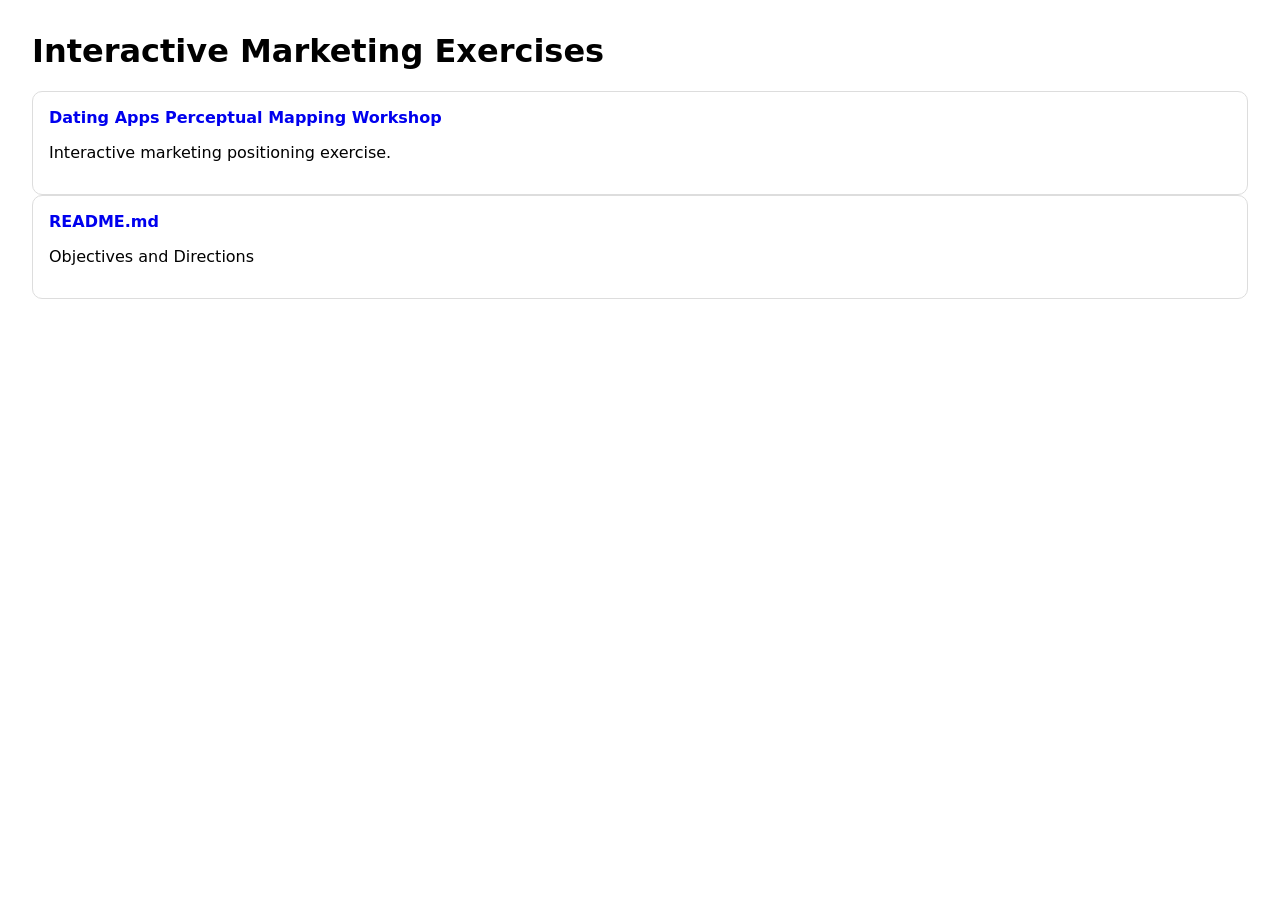
<file: index.html>
<!doctype html>
<html lang="en">
<head>
  <meta charset="utf-8" />
  <meta name="viewport" content="width=device-width,initial-scale=1" />
  <title>Interactive Marketing Exercises</title>
  <style>
    body { font-family: system-ui, Arial, sans-serif; margin: 2rem; }
    .card { border: 1px solid #ddd; padding: 1rem; border-radius: 10px; }
    a { font-weight: 600; text-decoration: none; }
  </style>
</head>
<body>
  <h1>Interactive Marketing Exercises</h1>
  <div class="card">
    <a href="./exercises/dating-apps-positioning/app/">
      Dating Apps Perceptual Mapping Workshop
    </a>
    <p>Interactive marketing positioning exercise.</p>
  </div>
  <div class="card">
    <a href="https://github.com/lilaub/RCODEOUTLOOK/blob/claude/marketing-positioning-exercise-R6e8M/exercises/dating-apps-positioning/README.md">
      README.md
    </a>
    <p>Objectives and Directions</p>
  </div>
</body>
</html>
</file>
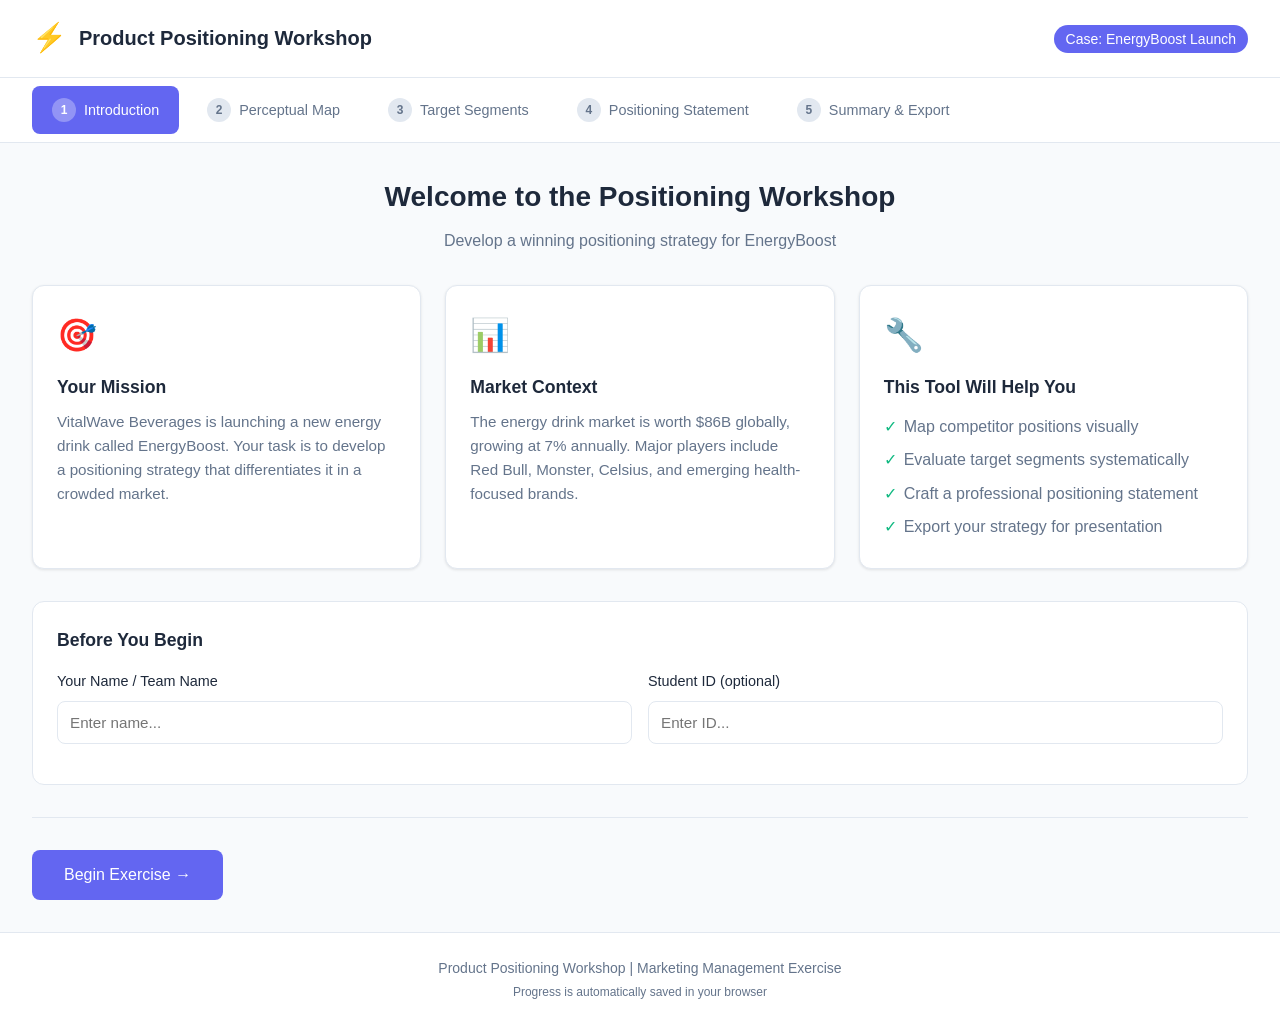
<file: exercises/positioning-exercise/app/index.html>
<!DOCTYPE html>
<html lang="en">
<head>
    <meta charset="UTF-8">
    <meta name="viewport" content="width=device-width, initial-scale=1.0">
    <title>Product Positioning Workshop - EnergyBoost</title>
    <link rel="stylesheet" href="styles.css">
</head>
<body>
    <div class="app-container">
        <!-- Header -->
        <header class="app-header">
            <div class="logo">
                <span class="logo-icon">⚡</span>
                <h1>Product Positioning Workshop</h1>
            </div>
            <div class="header-info">
                <span class="case-badge">Case: EnergyBoost Launch</span>
            </div>
        </header>

        <!-- Navigation -->
        <nav class="main-nav">
            <button class="nav-btn active" data-section="intro">
                <span class="nav-icon">1</span>
                Introduction
            </button>
            <button class="nav-btn" data-section="perceptual-map">
                <span class="nav-icon">2</span>
                Perceptual Map
            </button>
            <button class="nav-btn" data-section="segments">
                <span class="nav-icon">3</span>
                Target Segments
            </button>
            <button class="nav-btn" data-section="positioning">
                <span class="nav-icon">4</span>
                Positioning Statement
            </button>
            <button class="nav-btn" data-section="summary">
                <span class="nav-icon">5</span>
                Summary & Export
            </button>
        </nav>

        <!-- Main Content -->
        <main class="main-content">

            <!-- Section 1: Introduction -->
            <section id="intro" class="content-section active">
                <div class="section-header">
                    <h2>Welcome to the Positioning Workshop</h2>
                    <p class="section-subtitle">Develop a winning positioning strategy for EnergyBoost</p>
                </div>

                <div class="intro-grid">
                    <div class="intro-card">
                        <div class="card-icon">🎯</div>
                        <h3>Your Mission</h3>
                        <p>VitalWave Beverages is launching a new energy drink called EnergyBoost. Your task is to develop a positioning strategy that differentiates it in a crowded market.</p>
                    </div>

                    <div class="intro-card">
                        <div class="card-icon">📊</div>
                        <h3>Market Context</h3>
                        <p>The energy drink market is worth $86B globally, growing at 7% annually. Major players include Red Bull, Monster, Celsius, and emerging health-focused brands.</p>
                    </div>

                    <div class="intro-card">
                        <div class="card-icon">🔧</div>
                        <h3>This Tool Will Help You</h3>
                        <ul>
                            <li>Map competitor positions visually</li>
                            <li>Evaluate target segments systematically</li>
                            <li>Craft a professional positioning statement</li>
                            <li>Export your strategy for presentation</li>
                        </ul>
                    </div>
                </div>

                <div class="student-info-form">
                    <h3>Before You Begin</h3>
                    <div class="form-row">
                        <div class="form-group">
                            <label for="studentName">Your Name / Team Name</label>
                            <input type="text" id="studentName" placeholder="Enter name...">
                        </div>
                        <div class="form-group">
                            <label for="studentId">Student ID (optional)</label>
                            <input type="text" id="studentId" placeholder="Enter ID...">
                        </div>
                    </div>
                </div>

                <div class="section-actions">
                    <button class="btn btn-primary btn-large" onclick="navigateTo('perceptual-map')">
                        Begin Exercise →
                    </button>
                </div>
            </section>

            <!-- Section 2: Perceptual Map -->
            <section id="perceptual-map" class="content-section">
                <div class="section-header">
                    <h2>Perceptual Mapping</h2>
                    <p class="section-subtitle">Position competitors on a two-dimensional map to identify opportunities</p>
                </div>

                <div class="map-controls">
                    <div class="axis-selector">
                        <div class="form-group">
                            <label for="xAxis">X-Axis (Horizontal)</label>
                            <select id="xAxis" onchange="updateAxisLabels()">
                                <option value="price">Price: Low → High</option>
                                <option value="health">Health Focus: Low → High</option>
                                <option value="innovation">Traditional → Innovative</option>
                                <option value="performance">Lifestyle → Performance</option>
                                <option value="appeal">Niche → Mainstream</option>
                            </select>
                        </div>
                        <div class="form-group">
                            <label for="yAxis">Y-Axis (Vertical)</label>
                            <select id="yAxis" onchange="updateAxisLabels()">
                                <option value="health">Health Focus: Low → High</option>
                                <option value="price">Price: Low → High</option>
                                <option value="innovation">Traditional → Innovative</option>
                                <option value="performance">Lifestyle → Performance</option>
                                <option value="appeal">Niche → Mainstream</option>
                            </select>
                        </div>
                    </div>
                </div>

                <div class="perceptual-map-container">
                    <div class="brand-palette">
                        <h4>Drag Brands to Map</h4>
                        <div class="brand-list" id="brandPalette">
                            <!-- Brands will be populated by JS -->
                        </div>
                        <div class="palette-divider"></div>
                        <h4>Your Product</h4>
                        <div class="brand-item energyboost" draggable="true" data-brand="EnergyBoost">
                            <span class="brand-dot" style="background: #10b981;"></span>
                            EnergyBoost
                        </div>
                    </div>

                    <div class="map-wrapper">
                        <div class="axis-label axis-label-top" id="yAxisLabelTop">High Health Focus</div>
                        <div class="axis-label axis-label-bottom" id="yAxisLabelBottom">Low Health Focus</div>
                        <div class="axis-label axis-label-left" id="xAxisLabelLeft">Low Price</div>
                        <div class="axis-label axis-label-right" id="xAxisLabelRight">High Price</div>

                        <div class="perceptual-map" id="perceptualMap">
                            <div class="map-quadrant q1">
                                <span class="quadrant-label">Premium & Healthy</span>
                            </div>
                            <div class="map-quadrant q2">
                                <span class="quadrant-label">Value & Healthy</span>
                            </div>
                            <div class="map-quadrant q3">
                                <span class="quadrant-label">Value & Traditional</span>
                            </div>
                            <div class="map-quadrant q4">
                                <span class="quadrant-label">Premium & Traditional</span>
                            </div>
                            <div class="map-axis map-axis-x"></div>
                            <div class="map-axis map-axis-y"></div>
                        </div>
                    </div>
                </div>

                <div class="gap-analysis">
                    <h3>Gap Analysis</h3>
                    <div class="analysis-questions">
                        <div class="form-group">
                            <label for="crowdedArea">Which area of the map has the most competition?</label>
                            <textarea id="crowdedArea" rows="2" placeholder="Describe the most crowded area..."></textarea>
                        </div>
                        <div class="form-group">
                            <label for="whiteSpace">Where do you see potential "white space" (underserved areas)?</label>
                            <textarea id="whiteSpace" rows="2" placeholder="Identify gaps in the market..."></textarea>
                        </div>
                        <div class="form-group">
                            <label for="opportunityRationale">Which gap represents the best opportunity for EnergyBoost? Why?</label>
                            <textarea id="opportunityRationale" rows="3" placeholder="Explain your strategic recommendation..."></textarea>
                        </div>
                    </div>
                </div>

                <div class="section-actions">
                    <button class="btn btn-secondary" onclick="navigateTo('intro')">← Back</button>
                    <button class="btn btn-primary" onclick="navigateTo('segments')">Continue to Segments →</button>
                </div>
            </section>

            <!-- Section 3: Target Segments -->
            <section id="segments" class="content-section">
                <div class="section-header">
                    <h2>Target Segment Evaluation</h2>
                    <p class="section-subtitle">Evaluate potential customer segments and select your target</p>
                </div>

                <div class="segments-container">
                    <div class="segment-cards" id="segmentCards">
                        <!-- Segments will be populated by JS -->
                    </div>

                    <div class="segment-evaluation">
                        <h3>Segment Comparison Matrix</h3>
                        <div class="evaluation-matrix" id="evaluationMatrix">
                            <table>
                                <thead>
                                    <tr>
                                        <th>Segment</th>
                                        <th>Attractiveness<br><small>(1-5)</small></th>
                                        <th>Fit<br><small>(1-5)</small></th>
                                        <th>Accessibility<br><small>(1-5)</small></th>
                                        <th>Total</th>
                                    </tr>
                                </thead>
                                <tbody id="evaluationTableBody">
                                    <!-- Will be populated by JS -->
                                </tbody>
                            </table>
                        </div>
                    </div>

                    <div class="segment-selection">
                        <h3>Your Target Selection</h3>
                        <div class="selection-row">
                            <div class="form-group">
                                <label for="primarySegment">Primary Target Segment</label>
                                <select id="primarySegment" onchange="updateSegmentSelection()">
                                    <option value="">Select primary segment...</option>
                                </select>
                            </div>
                            <div class="form-group">
                                <label for="secondarySegment">Secondary Target Segment (optional)</label>
                                <select id="secondarySegment">
                                    <option value="">Select secondary segment...</option>
                                </select>
                            </div>
                        </div>
                        <div class="form-group">
                            <label for="segmentJustification">Justify your target selection</label>
                            <textarea id="segmentJustification" rows="4" placeholder="Explain why you chose this segment as your primary target..."></textarea>
                        </div>
                    </div>
                </div>

                <div class="section-actions">
                    <button class="btn btn-secondary" onclick="navigateTo('perceptual-map')">← Back</button>
                    <button class="btn btn-primary" onclick="navigateTo('positioning')">Continue to Positioning →</button>
                </div>
            </section>

            <!-- Section 4: Positioning Statement -->
            <section id="positioning" class="content-section">
                <div class="section-header">
                    <h2>Positioning Statement Builder</h2>
                    <p class="section-subtitle">Craft a compelling positioning statement for EnergyBoost</p>
                </div>

                <div class="positioning-container">
                    <div class="pop-pod-section">
                        <div class="pop-section">
                            <h3>Points of Parity (POP)</h3>
                            <p class="helper-text">What must EnergyBoost have to be considered a legitimate energy drink?</p>
                            <div class="tag-input-container">
                                <div class="tags-display" id="popTags"></div>
                                <input type="text" id="popInput" placeholder="Type and press Enter to add..." onkeypress="handleTagInput(event, 'pop')">
                            </div>
                            <div class="tag-suggestions">
                                <span class="suggestion-label">Suggestions:</span>
                                <button class="tag-suggestion" onclick="addTag('pop', 'Caffeine content')">Caffeine content</button>
                                <button class="tag-suggestion" onclick="addTag('pop', 'Portable packaging')">Portable packaging</button>
                                <button class="tag-suggestion" onclick="addTag('pop', 'Quick energy boost')">Quick energy boost</button>
                                <button class="tag-suggestion" onclick="addTag('pop', 'Refreshing taste')">Refreshing taste</button>
                            </div>
                        </div>

                        <div class="pod-section">
                            <h3>Points of Difference (POD)</h3>
                            <p class="helper-text">What will make EnergyBoost meaningfully different and better?</p>
                            <div class="tag-input-container">
                                <div class="tags-display" id="podTags"></div>
                                <input type="text" id="podInput" placeholder="Type and press Enter to add..." onkeypress="handleTagInput(event, 'pod')">
                            </div>
                            <div class="tag-suggestions">
                                <span class="suggestion-label">Suggestions:</span>
                                <button class="tag-suggestion" onclick="addTag('pod', 'Natural ingredients')">Natural ingredients</button>
                                <button class="tag-suggestion" onclick="addTag('pod', 'Sustainable packaging')">Sustainable packaging</button>
                                <button class="tag-suggestion" onclick="addTag('pod', 'No crash formula')">No crash formula</button>
                                <button class="tag-suggestion" onclick="addTag('pod', 'Added vitamins')">Added vitamins</button>
                            </div>
                        </div>
                    </div>

                    <div class="statement-builder">
                        <h3>Build Your Positioning Statement</h3>
                        <div class="statement-framework">
                            <div class="framework-row">
                                <label>For</label>
                                <input type="text" id="psTarget" placeholder="[TARGET SEGMENT - e.g., health-conscious professionals]">
                            </div>
                            <div class="framework-row">
                                <label>Who</label>
                                <input type="text" id="psNeed" placeholder="[STATEMENT OF NEED - e.g., need sustained energy without compromising wellness]">
                            </div>
                            <div class="framework-row">
                                <label>EnergyBoost is a</label>
                                <input type="text" id="psCategory" placeholder="[PRODUCT CATEGORY - e.g., clean energy drink]">
                            </div>
                            <div class="framework-row">
                                <label>That</label>
                                <input type="text" id="psBenefit" placeholder="[KEY BENEFIT - e.g., delivers lasting energy using natural ingredients]">
                            </div>
                            <div class="framework-row">
                                <label>Unlike</label>
                                <input type="text" id="psCompetitor" placeholder="[COMPETITIVE ALTERNATIVE - e.g., traditional energy drinks loaded with artificial ingredients]">
                            </div>
                            <div class="framework-row">
                                <label>Our product</label>
                                <input type="text" id="psRtb" placeholder="[REASON TO BELIEVE - e.g., is made with organic green tea extract and B-vitamins]">
                            </div>
                        </div>

                        <div class="statement-preview">
                            <h4>Your Positioning Statement</h4>
                            <div class="preview-box" id="statementPreview">
                                <p class="preview-placeholder">Fill in the fields above to see your positioning statement...</p>
                            </div>
                        </div>
                    </div>

                    <div class="dcu-evaluation">
                        <h3>Evaluate Your Positioning (D-C-U Framework)</h3>
                        <div class="dcu-grid">
                            <div class="dcu-card">
                                <h4>Desirable</h4>
                                <p>Do customers actually want this benefit?</p>
                                <div class="rating-input">
                                    <input type="range" id="desirableRating" min="1" max="5" value="3" oninput="updateDcuDisplay()">
                                    <span class="rating-value" id="desirableValue">3</span>
                                </div>
                                <textarea id="desirableJustification" rows="2" placeholder="Justify your rating..."></textarea>
                            </div>
                            <div class="dcu-card">
                                <h4>Deliverable</h4>
                                <p>Can we actually deliver on this promise?</p>
                                <div class="rating-input">
                                    <input type="range" id="deliverableRating" min="1" max="5" value="3" oninput="updateDcuDisplay()">
                                    <span class="rating-value" id="deliverableValue">3</span>
                                </div>
                                <textarea id="deliverableJustification" rows="2" placeholder="Justify your rating..."></textarea>
                            </div>
                            <div class="dcu-card">
                                <h4>Differentiating</h4>
                                <p>Is this meaningfully different from competitors?</p>
                                <div class="rating-input">
                                    <input type="range" id="differentiatingRating" min="1" max="5" value="3" oninput="updateDcuDisplay()">
                                    <span class="rating-value" id="differentiatingValue">3</span>
                                </div>
                                <textarea id="differentiatingJustification" rows="2" placeholder="Justify your rating..."></textarea>
                            </div>
                        </div>
                    </div>
                </div>

                <div class="section-actions">
                    <button class="btn btn-secondary" onclick="navigateTo('segments')">← Back</button>
                    <button class="btn btn-primary" onclick="navigateTo('summary')">Continue to Summary →</button>
                </div>
            </section>

            <!-- Section 5: Summary & Export -->
            <section id="summary" class="content-section">
                <div class="section-header">
                    <h2>Strategy Summary & Export</h2>
                    <p class="section-subtitle">Review your positioning strategy and export for submission</p>
                </div>

                <div class="summary-container">
                    <div class="summary-section">
                        <h3>Executive Summary</h3>
                        <div class="summary-card" id="executiveSummary">
                            <!-- Will be populated by JS -->
                        </div>
                    </div>

                    <div class="summary-section">
                        <h3>Perceptual Map</h3>
                        <div class="summary-card">
                            <div class="mini-map" id="miniMapPreview">
                                <!-- Mini version of perceptual map -->
                            </div>
                            <div class="map-insights" id="mapInsights">
                                <!-- Gap analysis answers -->
                            </div>
                        </div>
                    </div>

                    <div class="summary-section">
                        <h3>Target Segment</h3>
                        <div class="summary-card" id="targetSummary">
                            <!-- Target segment details -->
                        </div>
                    </div>

                    <div class="summary-section">
                        <h3>Positioning Statement</h3>
                        <div class="summary-card" id="positioningSummary">
                            <!-- Final positioning statement -->
                        </div>
                    </div>

                    <div class="summary-section">
                        <h3>Marketing Mix Recommendations</h3>
                        <div class="marketing-mix-form">
                            <div class="mix-item">
                                <label>Product</label>
                                <textarea id="mixProduct" rows="2" placeholder="Formulation, packaging, sizes..."></textarea>
                            </div>
                            <div class="mix-item">
                                <label>Price</label>
                                <textarea id="mixPrice" rows="2" placeholder="Price point, strategy..."></textarea>
                            </div>
                            <div class="mix-item">
                                <label>Place</label>
                                <textarea id="mixPlace" rows="2" placeholder="Distribution channels..."></textarea>
                            </div>
                            <div class="mix-item">
                                <label>Promotion</label>
                                <textarea id="mixPromotion" rows="2" placeholder="Key messages, channels, tone..."></textarea>
                            </div>
                        </div>
                    </div>

                    <div class="export-actions">
                        <button class="btn btn-large btn-secondary" onclick="exportToPDF()">
                            📄 Export as PDF
                        </button>
                        <button class="btn btn-large btn-primary" onclick="exportToJSON()">
                            💾 Save Progress
                        </button>
                        <button class="btn btn-large btn-outline" onclick="printSummary()">
                            🖨️ Print
                        </button>
                    </div>
                </div>

                <div class="section-actions">
                    <button class="btn btn-secondary" onclick="navigateTo('positioning')">← Back</button>
                    <button class="btn btn-success" onclick="submitExercise()">Submit Exercise ✓</button>
                </div>
            </section>

        </main>

        <!-- Footer -->
        <footer class="app-footer">
            <p>Product Positioning Workshop | Marketing Management Exercise</p>
            <p class="footer-note">Progress is automatically saved in your browser</p>
        </footer>
    </div>

    <script src="app.js"></script>
</body>
</html>
</file>
<file: exercises/positioning-exercise/app/styles.css>
/* Product Positioning Workshop - Styles */

/* CSS Variables */
:root {
    --primary: #6366f1;
    --primary-dark: #4f46e5;
    --primary-light: #a5b4fc;
    --secondary: #64748b;
    --success: #10b981;
    --warning: #f59e0b;
    --danger: #ef4444;
    --background: #f8fafc;
    --surface: #ffffff;
    --text-primary: #1e293b;
    --text-secondary: #64748b;
    --border: #e2e8f0;
    --shadow: 0 1px 3px rgba(0, 0, 0, 0.1);
    --shadow-lg: 0 10px 15px -3px rgba(0, 0, 0, 0.1);
    --radius: 8px;
    --radius-lg: 12px;
}

/* Reset & Base */
* {
    margin: 0;
    padding: 0;
    box-sizing: border-box;
}

body {
    font-family: -apple-system, BlinkMacSystemFont, 'Segoe UI', Roboto, Oxygen, Ubuntu, sans-serif;
    background: var(--background);
    color: var(--text-primary);
    line-height: 1.6;
}

/* App Container */
.app-container {
    min-height: 100vh;
    display: flex;
    flex-direction: column;
}

/* Header */
.app-header {
    background: var(--surface);
    padding: 1rem 2rem;
    display: flex;
    justify-content: space-between;
    align-items: center;
    border-bottom: 1px solid var(--border);
    box-shadow: var(--shadow);
}

.logo {
    display: flex;
    align-items: center;
    gap: 0.75rem;
}

.logo-icon {
    font-size: 1.75rem;
}

.logo h1 {
    font-size: 1.25rem;
    font-weight: 600;
}

.case-badge {
    background: var(--primary);
    color: white;
    padding: 0.375rem 0.75rem;
    border-radius: 20px;
    font-size: 0.875rem;
    font-weight: 500;
}

/* Navigation */
.main-nav {
    background: var(--surface);
    padding: 0.5rem 2rem;
    display: flex;
    gap: 0.5rem;
    border-bottom: 1px solid var(--border);
    overflow-x: auto;
}

.nav-btn {
    display: flex;
    align-items: center;
    gap: 0.5rem;
    padding: 0.75rem 1.25rem;
    border: none;
    background: transparent;
    color: var(--text-secondary);
    font-size: 0.9rem;
    font-weight: 500;
    cursor: pointer;
    border-radius: var(--radius);
    transition: all 0.2s;
    white-space: nowrap;
}

.nav-btn:hover {
    background: var(--background);
    color: var(--text-primary);
}

.nav-btn.active {
    background: var(--primary);
    color: white;
}

.nav-btn.completed {
    color: var(--success);
}

.nav-btn.completed .nav-icon {
    background: var(--success);
}

.nav-icon {
    width: 24px;
    height: 24px;
    display: flex;
    align-items: center;
    justify-content: center;
    background: var(--border);
    border-radius: 50%;
    font-size: 0.75rem;
    font-weight: 600;
}

.nav-btn.active .nav-icon {
    background: rgba(255, 255, 255, 0.3);
}

/* Main Content */
.main-content {
    flex: 1;
    padding: 2rem;
    max-width: 1400px;
    margin: 0 auto;
    width: 100%;
}

.content-section {
    display: none;
}

.content-section.active {
    display: block;
    animation: fadeIn 0.3s ease;
}

@keyframes fadeIn {
    from { opacity: 0; transform: translateY(10px); }
    to { opacity: 1; transform: translateY(0); }
}

/* Section Header */
.section-header {
    margin-bottom: 2rem;
    text-align: center;
}

.section-header h2 {
    font-size: 1.75rem;
    margin-bottom: 0.5rem;
}

.section-subtitle {
    color: var(--text-secondary);
    font-size: 1rem;
}

/* Cards */
.intro-grid {
    display: grid;
    grid-template-columns: repeat(auto-fit, minmax(280px, 1fr));
    gap: 1.5rem;
    margin-bottom: 2rem;
}

.intro-card {
    background: var(--surface);
    padding: 1.5rem;
    border-radius: var(--radius-lg);
    box-shadow: var(--shadow);
    border: 1px solid var(--border);
}

.intro-card .card-icon {
    font-size: 2rem;
    margin-bottom: 0.75rem;
}

.intro-card h3 {
    font-size: 1.1rem;
    margin-bottom: 0.5rem;
}

.intro-card p {
    color: var(--text-secondary);
    font-size: 0.95rem;
}

.intro-card ul {
    list-style: none;
    color: var(--text-secondary);
}

.intro-card li {
    padding: 0.25rem 0;
    padding-left: 1.25rem;
    position: relative;
}

.intro-card li::before {
    content: "✓";
    position: absolute;
    left: 0;
    color: var(--success);
}

/* Forms */
.student-info-form {
    background: var(--surface);
    padding: 1.5rem;
    border-radius: var(--radius-lg);
    margin-bottom: 2rem;
    border: 1px solid var(--border);
}

.student-info-form h3 {
    margin-bottom: 1rem;
    font-size: 1.1rem;
}

.form-row {
    display: grid;
    grid-template-columns: repeat(auto-fit, minmax(250px, 1fr));
    gap: 1rem;
}

.form-group {
    margin-bottom: 1rem;
}

.form-group label {
    display: block;
    margin-bottom: 0.5rem;
    font-weight: 500;
    font-size: 0.9rem;
}

.form-group input,
.form-group select,
.form-group textarea {
    width: 100%;
    padding: 0.75rem;
    border: 1px solid var(--border);
    border-radius: var(--radius);
    font-size: 0.95rem;
    transition: border-color 0.2s;
}

.form-group input:focus,
.form-group select:focus,
.form-group textarea:focus {
    outline: none;
    border-color: var(--primary);
    box-shadow: 0 0 0 3px rgba(99, 102, 241, 0.1);
}

/* Buttons */
.btn {
    display: inline-flex;
    align-items: center;
    gap: 0.5rem;
    padding: 0.75rem 1.5rem;
    border: none;
    border-radius: var(--radius);
    font-size: 0.95rem;
    font-weight: 500;
    cursor: pointer;
    transition: all 0.2s;
}

.btn-primary {
    background: var(--primary);
    color: white;
}

.btn-primary:hover {
    background: var(--primary-dark);
}

.btn-secondary {
    background: var(--secondary);
    color: white;
}

.btn-secondary:hover {
    background: #475569;
}

.btn-success {
    background: var(--success);
    color: white;
}

.btn-success:hover {
    background: #059669;
}

.btn-outline {
    background: transparent;
    border: 2px solid var(--border);
    color: var(--text-primary);
}

.btn-outline:hover {
    border-color: var(--primary);
    color: var(--primary);
}

.btn-large {
    padding: 1rem 2rem;
    font-size: 1rem;
}

.section-actions {
    display: flex;
    justify-content: space-between;
    margin-top: 2rem;
    padding-top: 2rem;
    border-top: 1px solid var(--border);
}

/* Perceptual Map Section */
.map-controls {
    background: var(--surface);
    padding: 1rem 1.5rem;
    border-radius: var(--radius-lg);
    margin-bottom: 1.5rem;
    border: 1px solid var(--border);
}

.axis-selector {
    display: grid;
    grid-template-columns: repeat(auto-fit, minmax(250px, 1fr));
    gap: 1rem;
}

.perceptual-map-container {
    display: grid;
    grid-template-columns: 200px 1fr;
    gap: 1.5rem;
    margin-bottom: 2rem;
}

.brand-palette {
    background: var(--surface);
    padding: 1rem;
    border-radius: var(--radius-lg);
    border: 1px solid var(--border);
}

.brand-palette h4 {
    font-size: 0.9rem;
    margin-bottom: 0.75rem;
    color: var(--text-secondary);
}

.brand-list {
    display: flex;
    flex-direction: column;
    gap: 0.5rem;
}

.brand-item {
    display: flex;
    align-items: center;
    gap: 0.5rem;
    padding: 0.5rem 0.75rem;
    background: var(--background);
    border-radius: var(--radius);
    font-size: 0.85rem;
    cursor: grab;
    transition: all 0.2s;
    border: 1px solid transparent;
}

.brand-item:hover {
    border-color: var(--primary);
}

.brand-item.placed {
    opacity: 0.5;
}

.brand-item.energyboost {
    background: linear-gradient(135deg, #10b981 0%, #059669 100%);
    color: white;
    font-weight: 600;
}

.brand-dot {
    width: 10px;
    height: 10px;
    border-radius: 50%;
    flex-shrink: 0;
}

.palette-divider {
    height: 1px;
    background: var(--border);
    margin: 1rem 0;
}

.map-wrapper {
    position: relative;
    padding: 2.5rem;
}

.axis-label {
    position: absolute;
    font-size: 0.8rem;
    font-weight: 500;
    color: var(--text-secondary);
}

.axis-label-top {
    top: 0;
    left: 50%;
    transform: translateX(-50%);
}

.axis-label-bottom {
    bottom: 0;
    left: 50%;
    transform: translateX(-50%);
}

.axis-label-left {
    left: 0;
    top: 50%;
    transform: translateY(-50%) rotate(-90deg);
    transform-origin: center;
}

.axis-label-right {
    right: 0;
    top: 50%;
    transform: translateY(-50%) rotate(90deg);
    transform-origin: center;
}

.perceptual-map {
    position: relative;
    width: 100%;
    aspect-ratio: 1;
    max-width: 600px;
    max-height: 600px;
    margin: 0 auto;
    background: var(--surface);
    border: 2px solid var(--border);
    border-radius: var(--radius-lg);
    display: grid;
    grid-template-columns: 1fr 1fr;
    grid-template-rows: 1fr 1fr;
}

.map-quadrant {
    display: flex;
    align-items: center;
    justify-content: center;
    position: relative;
}

.map-quadrant.q1 { background: rgba(16, 185, 129, 0.05); }
.map-quadrant.q2 { background: rgba(99, 102, 241, 0.05); }
.map-quadrant.q3 { background: rgba(245, 158, 11, 0.05); }
.map-quadrant.q4 { background: rgba(239, 68, 68, 0.05); }

.quadrant-label {
    font-size: 0.75rem;
    color: var(--text-secondary);
    opacity: 0.7;
}

.map-axis {
    position: absolute;
    background: var(--text-secondary);
}

.map-axis-x {
    width: 100%;
    height: 2px;
    top: 50%;
    left: 0;
    transform: translateY(-50%);
}

.map-axis-y {
    width: 2px;
    height: 100%;
    left: 50%;
    top: 0;
    transform: translateX(-50%);
}

.map-brand {
    position: absolute;
    display: flex;
    align-items: center;
    gap: 0.25rem;
    padding: 0.25rem 0.5rem;
    background: var(--surface);
    border: 2px solid;
    border-radius: 20px;
    font-size: 0.75rem;
    font-weight: 500;
    cursor: move;
    box-shadow: var(--shadow);
    z-index: 10;
    white-space: nowrap;
    transform: translate(-50%, -50%);
}

.map-brand .brand-dot {
    width: 8px;
    height: 8px;
}

/* Gap Analysis */
.gap-analysis {
    background: var(--surface);
    padding: 1.5rem;
    border-radius: var(--radius-lg);
    border: 1px solid var(--border);
}

.gap-analysis h3 {
    margin-bottom: 1rem;
}

.analysis-questions {
    display: flex;
    flex-direction: column;
    gap: 1rem;
}

/* Segments Section */
.segments-container {
    display: flex;
    flex-direction: column;
    gap: 2rem;
}

.segment-cards {
    display: grid;
    grid-template-columns: repeat(auto-fit, minmax(280px, 1fr));
    gap: 1rem;
}

.segment-card {
    background: var(--surface);
    padding: 1.25rem;
    border-radius: var(--radius-lg);
    border: 2px solid var(--border);
    cursor: pointer;
    transition: all 0.2s;
}

.segment-card:hover {
    border-color: var(--primary-light);
}

.segment-card.selected {
    border-color: var(--primary);
    box-shadow: 0 0 0 3px rgba(99, 102, 241, 0.1);
}

.segment-card h4 {
    display: flex;
    align-items: center;
    gap: 0.5rem;
    margin-bottom: 0.5rem;
}

.segment-icon {
    font-size: 1.25rem;
}

.segment-card p {
    font-size: 0.9rem;
    color: var(--text-secondary);
    margin-bottom: 0.75rem;
}

.segment-stats {
    display: flex;
    gap: 1rem;
    font-size: 0.8rem;
}

.stat {
    display: flex;
    align-items: center;
    gap: 0.25rem;
}

.stat-label {
    color: var(--text-secondary);
}

.stat-value {
    font-weight: 600;
}

.stat-value.high { color: var(--success); }
.stat-value.medium { color: var(--warning); }
.stat-value.low { color: var(--danger); }

/* Evaluation Matrix */
.segment-evaluation {
    background: var(--surface);
    padding: 1.5rem;
    border-radius: var(--radius-lg);
    border: 1px solid var(--border);
    overflow-x: auto;
}

.evaluation-matrix table {
    width: 100%;
    border-collapse: collapse;
    font-size: 0.9rem;
}

.evaluation-matrix th,
.evaluation-matrix td {
    padding: 0.75rem;
    text-align: center;
    border-bottom: 1px solid var(--border);
}

.evaluation-matrix th {
    background: var(--background);
    font-weight: 600;
}

.evaluation-matrix th:first-child,
.evaluation-matrix td:first-child {
    text-align: left;
}

.evaluation-matrix input[type="number"] {
    width: 60px;
    padding: 0.5rem;
    text-align: center;
    border: 1px solid var(--border);
    border-radius: var(--radius);
}

.evaluation-matrix .total-score {
    font-weight: 700;
    color: var(--primary);
}

.segment-selection {
    background: var(--surface);
    padding: 1.5rem;
    border-radius: var(--radius-lg);
    border: 1px solid var(--border);
}

.selection-row {
    display: grid;
    grid-template-columns: repeat(auto-fit, minmax(250px, 1fr));
    gap: 1rem;
    margin-bottom: 1rem;
}

/* Positioning Section */
.positioning-container {
    display: flex;
    flex-direction: column;
    gap: 2rem;
}

.pop-pod-section {
    display: grid;
    grid-template-columns: repeat(auto-fit, minmax(300px, 1fr));
    gap: 1.5rem;
}

.pop-section,
.pod-section {
    background: var(--surface);
    padding: 1.5rem;
    border-radius: var(--radius-lg);
    border: 1px solid var(--border);
}

.pop-section { border-left: 4px solid var(--secondary); }
.pod-section { border-left: 4px solid var(--primary); }

.helper-text {
    font-size: 0.9rem;
    color: var(--text-secondary);
    margin-bottom: 1rem;
}

.tag-input-container {
    border: 1px solid var(--border);
    border-radius: var(--radius);
    padding: 0.5rem;
    min-height: 80px;
    margin-bottom: 0.75rem;
}

.tags-display {
    display: flex;
    flex-wrap: wrap;
    gap: 0.5rem;
    margin-bottom: 0.5rem;
}

.tag {
    display: inline-flex;
    align-items: center;
    gap: 0.25rem;
    padding: 0.25rem 0.5rem;
    background: var(--background);
    border-radius: 20px;
    font-size: 0.85rem;
}

.tag-remove {
    cursor: pointer;
    color: var(--text-secondary);
    font-size: 1rem;
    line-height: 1;
}

.tag-remove:hover {
    color: var(--danger);
}

.tag-input-container input {
    border: none;
    outline: none;
    width: 100%;
    padding: 0.25rem;
    font-size: 0.9rem;
}

.tag-suggestions {
    display: flex;
    flex-wrap: wrap;
    gap: 0.5rem;
    align-items: center;
}

.suggestion-label {
    font-size: 0.8rem;
    color: var(--text-secondary);
}

.tag-suggestion {
    padding: 0.25rem 0.5rem;
    border: 1px dashed var(--border);
    background: transparent;
    border-radius: 20px;
    font-size: 0.8rem;
    cursor: pointer;
    transition: all 0.2s;
}

.tag-suggestion:hover {
    border-color: var(--primary);
    color: var(--primary);
}

/* Statement Builder */
.statement-builder {
    background: var(--surface);
    padding: 1.5rem;
    border-radius: var(--radius-lg);
    border: 1px solid var(--border);
}

.statement-framework {
    display: flex;
    flex-direction: column;
    gap: 1rem;
    margin-bottom: 1.5rem;
}

.framework-row {
    display: grid;
    grid-template-columns: 120px 1fr;
    gap: 1rem;
    align-items: center;
}

.framework-row label {
    font-weight: 600;
    color: var(--primary);
}

.framework-row input {
    padding: 0.75rem;
    border: 1px solid var(--border);
    border-radius: var(--radius);
    font-size: 0.95rem;
}

.statement-preview {
    background: var(--background);
    padding: 1.5rem;
    border-radius: var(--radius);
    border-left: 4px solid var(--primary);
}

.statement-preview h4 {
    margin-bottom: 0.75rem;
    font-size: 0.9rem;
    color: var(--text-secondary);
}

.preview-box {
    font-size: 1rem;
    line-height: 1.8;
}

.preview-placeholder {
    color: var(--text-secondary);
    font-style: italic;
}

.statement-highlight {
    background: rgba(99, 102, 241, 0.1);
    padding: 0.125rem 0.25rem;
    border-radius: 3px;
}

/* DCU Evaluation */
.dcu-evaluation {
    background: var(--surface);
    padding: 1.5rem;
    border-radius: var(--radius-lg);
    border: 1px solid var(--border);
}

.dcu-grid {
    display: grid;
    grid-template-columns: repeat(auto-fit, minmax(250px, 1fr));
    gap: 1rem;
}

.dcu-card {
    padding: 1rem;
    background: var(--background);
    border-radius: var(--radius);
}

.dcu-card h4 {
    margin-bottom: 0.25rem;
}

.dcu-card p {
    font-size: 0.85rem;
    color: var(--text-secondary);
    margin-bottom: 0.75rem;
}

.rating-input {
    display: flex;
    align-items: center;
    gap: 1rem;
    margin-bottom: 0.75rem;
}

.rating-input input[type="range"] {
    flex: 1;
}

.rating-value {
    font-size: 1.25rem;
    font-weight: 700;
    color: var(--primary);
    min-width: 2rem;
    text-align: center;
}

.dcu-card textarea {
    width: 100%;
    padding: 0.5rem;
    border: 1px solid var(--border);
    border-radius: var(--radius);
    resize: vertical;
}

/* Summary Section */
.summary-container {
    display: flex;
    flex-direction: column;
    gap: 1.5rem;
}

.summary-section {
    background: var(--surface);
    padding: 1.5rem;
    border-radius: var(--radius-lg);
    border: 1px solid var(--border);
}

.summary-section h3 {
    margin-bottom: 1rem;
    padding-bottom: 0.5rem;
    border-bottom: 1px solid var(--border);
}

.summary-card {
    padding: 1rem;
    background: var(--background);
    border-radius: var(--radius);
}

.mini-map {
    aspect-ratio: 1;
    max-width: 300px;
    margin: 0 auto 1rem;
    background: white;
    border: 1px solid var(--border);
    border-radius: var(--radius);
    position: relative;
}

.marketing-mix-form {
    display: grid;
    grid-template-columns: repeat(auto-fit, minmax(250px, 1fr));
    gap: 1rem;
}

.mix-item label {
    display: block;
    font-weight: 600;
    margin-bottom: 0.5rem;
}

.mix-item textarea {
    width: 100%;
    padding: 0.75rem;
    border: 1px solid var(--border);
    border-radius: var(--radius);
    resize: vertical;
}

.export-actions {
    display: flex;
    flex-wrap: wrap;
    gap: 1rem;
    justify-content: center;
    padding: 1rem;
    background: var(--background);
    border-radius: var(--radius);
}

/* Footer */
.app-footer {
    text-align: center;
    padding: 1.5rem;
    background: var(--surface);
    border-top: 1px solid var(--border);
    font-size: 0.875rem;
    color: var(--text-secondary);
}

.footer-note {
    font-size: 0.75rem;
    margin-top: 0.25rem;
}

/* Responsive */
@media (max-width: 768px) {
    .main-nav {
        padding: 0.5rem 1rem;
    }

    .nav-btn {
        padding: 0.5rem 0.75rem;
        font-size: 0.8rem;
    }

    .main-content {
        padding: 1rem;
    }

    .perceptual-map-container {
        grid-template-columns: 1fr;
    }

    .brand-palette {
        display: flex;
        flex-wrap: wrap;
        gap: 0.5rem;
    }

    .brand-list {
        flex-direction: row;
        flex-wrap: wrap;
    }

    .framework-row {
        grid-template-columns: 1fr;
    }

    .section-actions {
        flex-direction: column;
        gap: 1rem;
    }

    .section-actions .btn {
        width: 100%;
        justify-content: center;
    }
}

/* Print Styles */
@media print {
    .main-nav,
    .section-actions,
    .export-actions,
    .app-footer {
        display: none;
    }

    .content-section {
        display: block !important;
        page-break-after: always;
    }

    .app-header {
        position: static;
    }
}
</file>
